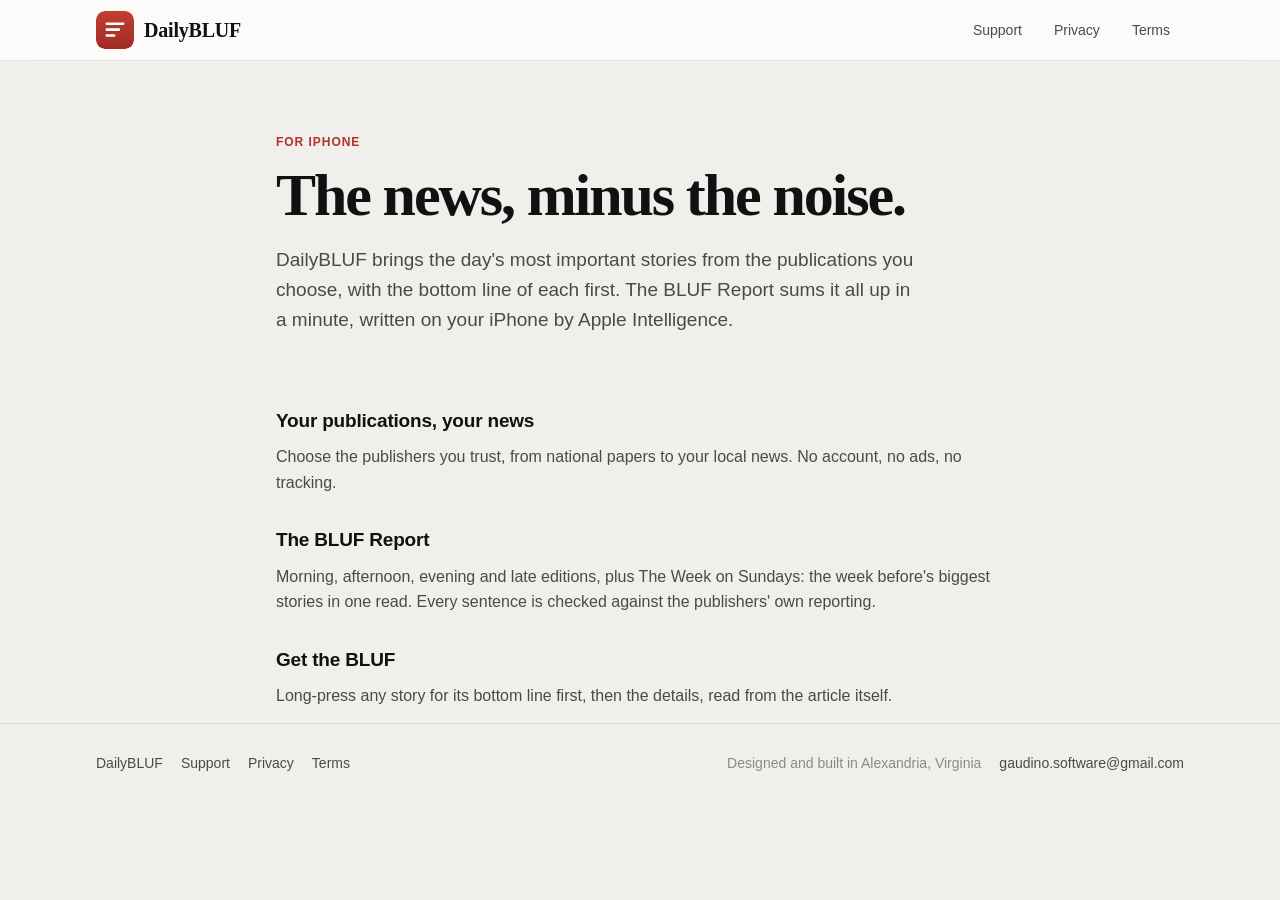
<file: index.html>
<!DOCTYPE html>
<html lang="en">
<head>
<meta charset="utf-8">
<meta name="viewport" content="width=device-width, initial-scale=1">
<title>DailyBLUF</title>
<meta name="description" content="DailyBLUF: the news, minus the noise.">
<link rel="icon" type="image/svg+xml" href="icon.svg">
<link rel="apple-touch-icon" href="icon.svg">
<link rel="stylesheet" href="style.css?v=2">
<script>if (new URLSearchParams(location.search).has("app")) document.documentElement.classList.add("in-app");</script>
</head>
<body>
<header class="topbar">
  <div class="inner">
    <a class="brand" href="./"><img class="mark" src="icon.svg" alt="">DailyBLUF</a>
    <nav>
      <a href="support.html">Support</a>
      <a href="privacy.html">Privacy</a>
      <a href="terms.html">Terms</a>
    </nav>
  </div>
</header>
<main class="wrap" style="max-width:760px">
  <div class="hero">
    <p class="eyebrow">For iPhone</p>
    <h1>The news, minus the noise.</h1>
    <p class="lede">DailyBLUF brings the day's most important stories from the publications you choose, with the bottom line of each first. The BLUF Report sums it all up in a minute, written on your iPhone by Apple Intelligence.</p>
  </div>
  <h3>Your publications, your news</h3>
  <p>Choose the publishers you trust, from national papers to your local news. No account, no ads, no tracking.</p>
  <h3>The BLUF Report</h3>
  <p>Morning, afternoon, evening and late editions, plus The Week on Sundays: the week before's biggest stories in one read. Every sentence is checked against the publishers' own reporting.</p>
  <h3>Get the BLUF</h3>
  <p>Long-press any story for its bottom line first, then the details, read from the article itself.</p>
</main>

<footer class="site">
  <div class="wrap">
    <a href="./">DailyBLUF</a>
    <a href="support.html">Support</a>
    <a href="privacy.html">Privacy</a>
    <a href="terms.html">Terms</a>
    <span class="made spacer">Designed and built in Alexandria, Virginia</span>
    <a href="mailto:gaudino.software@gmail.com">gaudino.software@gmail.com</a>
  </div>
</footer>
</body>
</html>
</file>
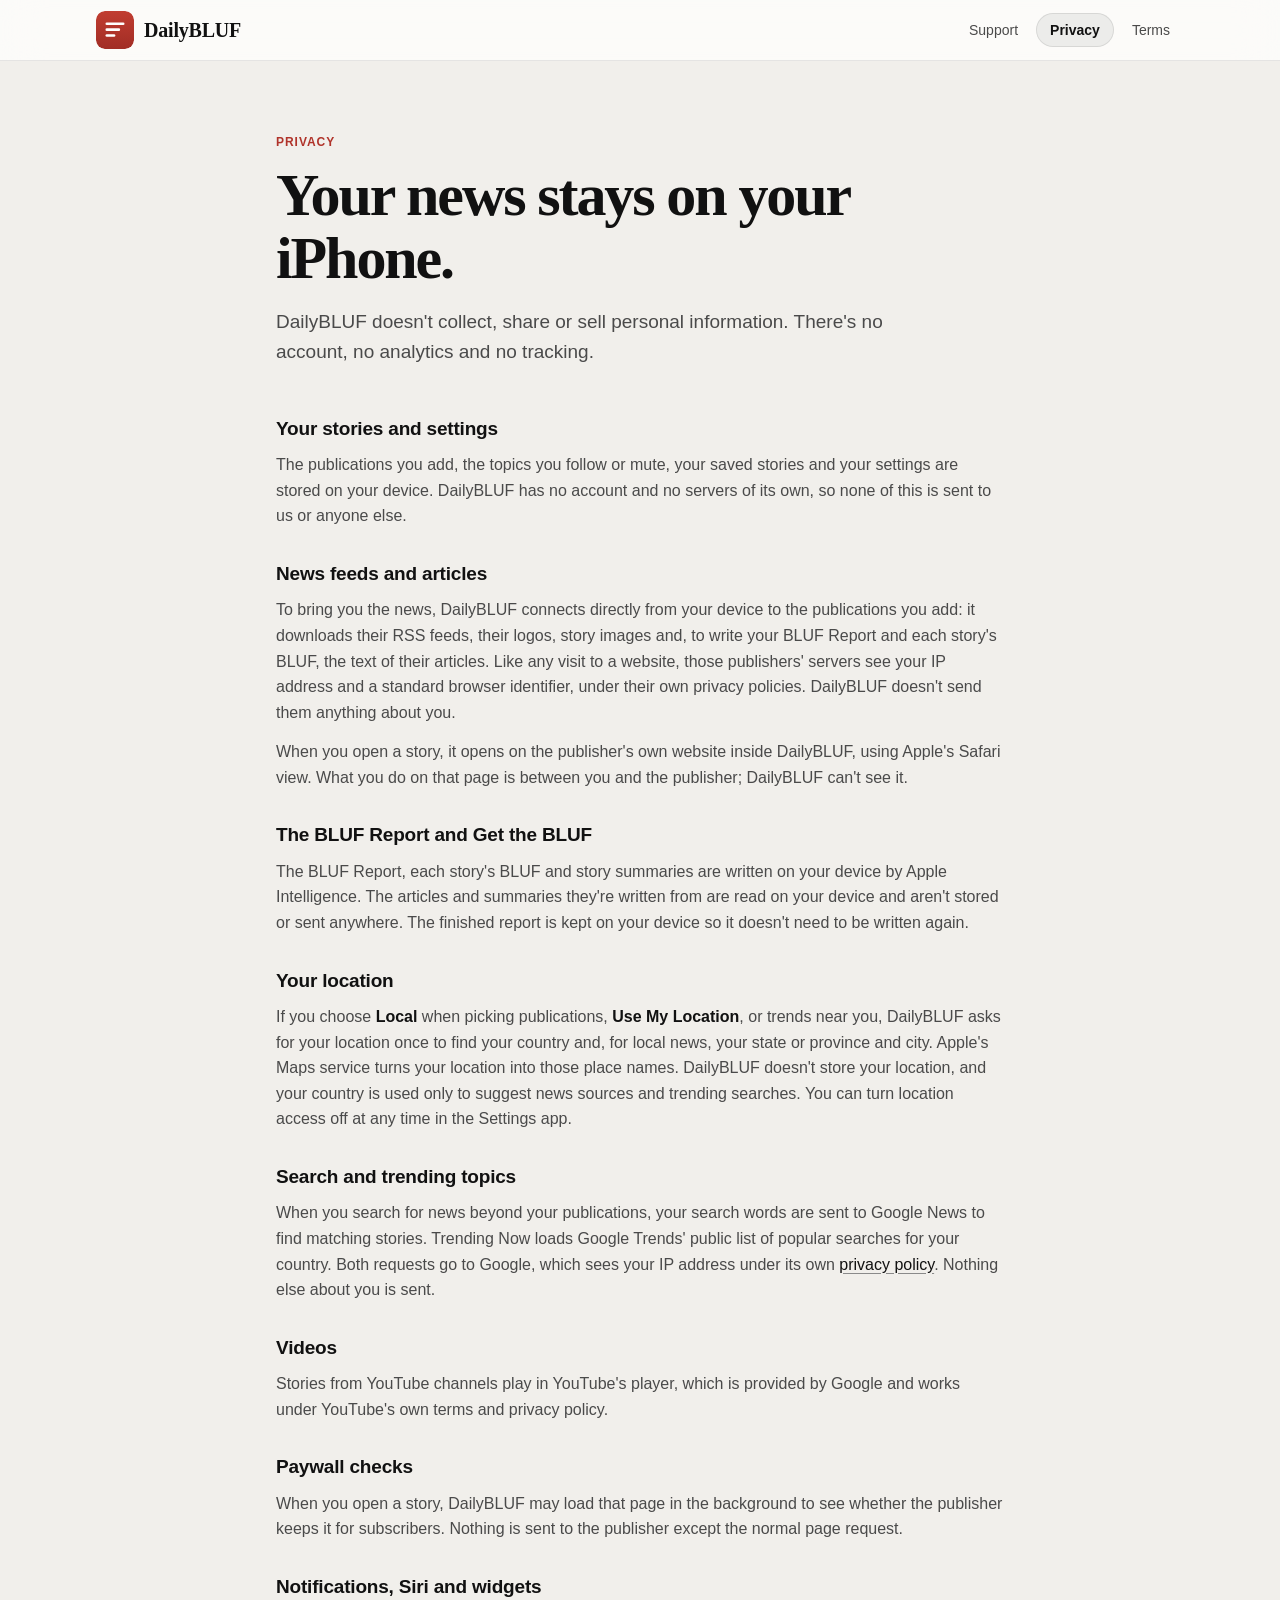
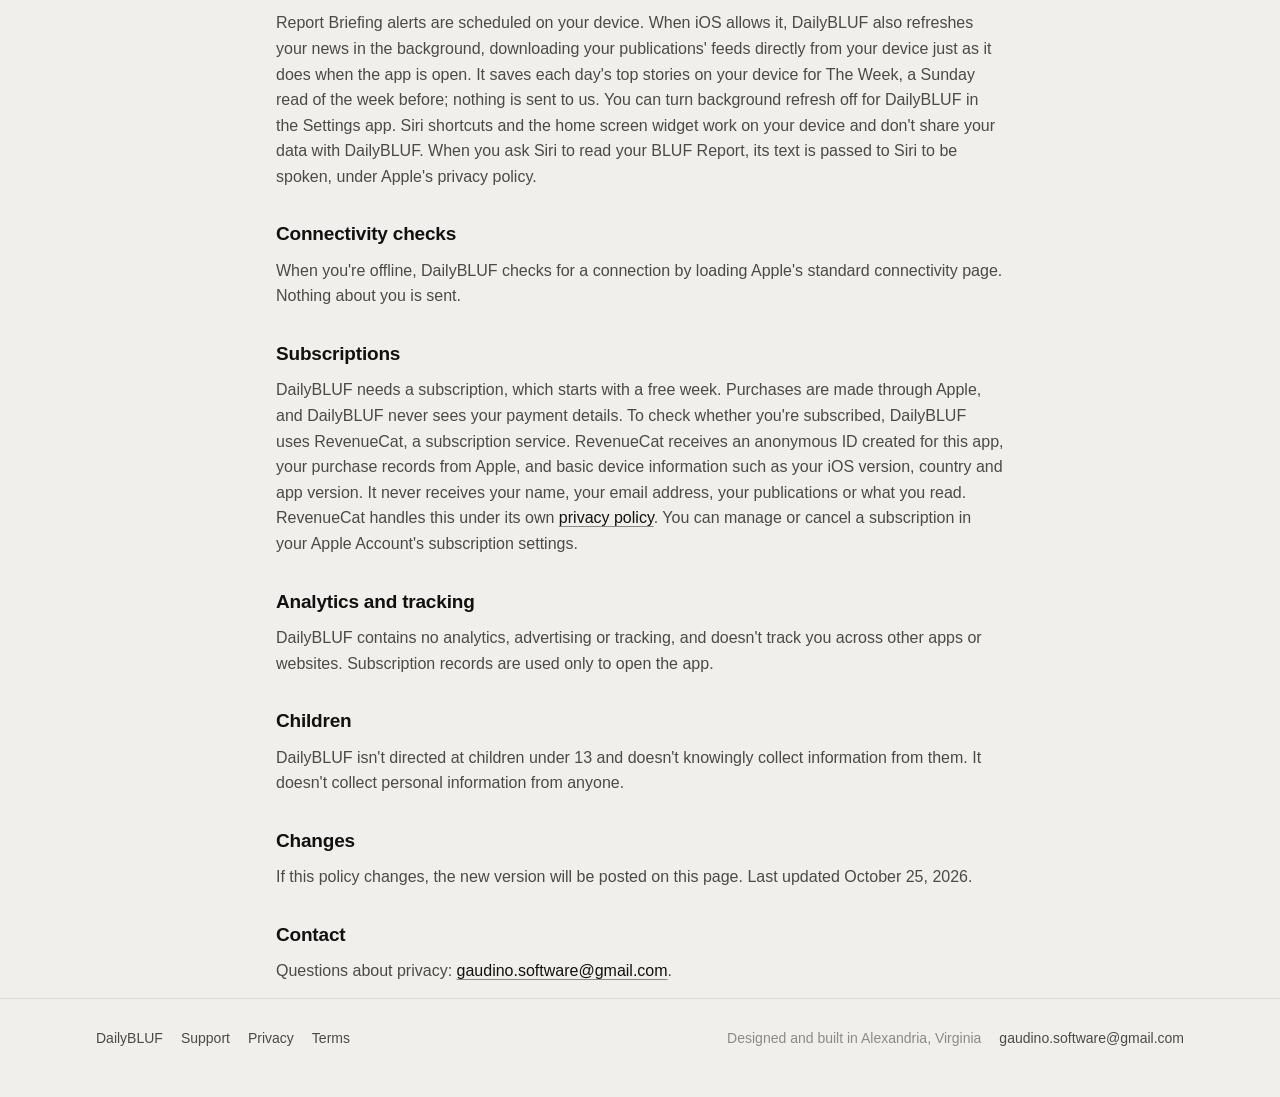
<file: privacy.html>
<!DOCTYPE html>
<html lang="en">
<head>
<meta charset="utf-8">
<meta name="viewport" content="width=device-width, initial-scale=1">
<title>DailyBLUF Privacy</title>
<meta name="description" content="DailyBLUF's privacy policy.">
<link rel="icon" type="image/svg+xml" href="icon.svg">
<link rel="apple-touch-icon" href="icon.svg">
<link rel="stylesheet" href="style.css?v=2">
<script>if (new URLSearchParams(location.search).has("app")) document.documentElement.classList.add("in-app");</script>
</head>
<body>
<header class="topbar">
  <div class="inner">
    <a class="brand" href="./"><img class="mark" src="icon.svg" alt="">DailyBLUF</a>
    <nav>
      <a href="support.html">Support</a>
      <a href="privacy.html" aria-current="page">Privacy</a>
      <a href="terms.html">Terms</a>
    </nav>
  </div>
</header>
<main class="wrap" style="max-width:760px">
  <div class="hero" style="padding-bottom:16px">
    <p class="eyebrow">Privacy</p>
    <h1>Your news stays on your iPhone.</h1>
    <p class="lede">DailyBLUF doesn't collect, share or sell personal information. There's no account, no analytics and no tracking.</p>
  </div>

  <h3>Your stories and settings</h3>
  <p>The publications you add, the topics you follow or mute, your saved stories and your settings are stored on your device. DailyBLUF has no account and no servers of its own, so none of this is sent to us or anyone else.</p>

  <h3>News feeds and articles</h3>
  <p>To bring you the news, DailyBLUF connects directly from your device to the publications you add: it downloads their RSS feeds, their logos, story images and, to write your BLUF Report and each story's BLUF, the text of their articles. Like any visit to a website, those publishers' servers see your IP address and a standard browser identifier, under their own privacy policies. DailyBLUF doesn't send them anything about you.</p>
  <p>When you open a story, it opens on the publisher's own website inside DailyBLUF, using Apple's Safari view. What you do on that page is between you and the publisher; DailyBLUF can't see it.</p>

  <h3>The BLUF Report and Get the BLUF</h3>
  <p>The BLUF Report, each story's BLUF and story summaries are written on your device by Apple Intelligence. The articles and summaries they're written from are read on your device and aren't stored or sent anywhere. The finished report is kept on your device so it doesn't need to be written again.</p>

  <h3>Your location</h3>
  <p>If you choose <strong>Local</strong> when picking publications, <strong>Use My Location</strong>, or trends near you, DailyBLUF asks for your location once to find your country and, for local news, your state or province and city. Apple's Maps service turns your location into those place names. DailyBLUF doesn't store your location, and your country is used only to suggest news sources and trending searches. You can turn location access off at any time in the Settings app.</p>

  <h3>Search and trending topics</h3>
  <p>When you search for news beyond your publications, your search words are sent to Google News to find matching stories. Trending Now loads Google Trends' public list of popular searches for your country. Both requests go to Google, which sees your IP address under its own <a href="https://policies.google.com/privacy">privacy policy</a>. Nothing else about you is sent.</p>

  <h3>Videos</h3>
  <p>Stories from YouTube channels play in YouTube's player, which is provided by Google and works under YouTube's own terms and privacy policy.</p>

  <h3>Paywall checks</h3>
  <p>When you open a story, DailyBLUF may load that page in the background to see whether the publisher keeps it for subscribers. Nothing is sent to the publisher except the normal page request.</p>

  <h3>Notifications, Siri and widgets</h3>
  <p>Report Briefing alerts are scheduled on your device. When iOS allows it, DailyBLUF also refreshes your news in the background, downloading your publications' feeds directly from your device just as it does when the app is open. It saves each day's top stories on your device for The Week, a Sunday read of the week before; nothing is sent to us. You can turn background refresh off for DailyBLUF in the Settings app. Siri shortcuts and the home screen widget work on your device and don't share your data with DailyBLUF. When you ask Siri to read your BLUF Report, its text is passed to Siri to be spoken, under Apple's privacy policy.</p>

  <h3>Connectivity checks</h3>
  <p>When you're offline, DailyBLUF checks for a connection by loading Apple's standard connectivity page. Nothing about you is sent.</p>

  <h3>Subscriptions</h3>
  <p>DailyBLUF needs a subscription, which starts with a free week. Purchases are made through Apple, and DailyBLUF never sees your payment details. To check whether you're subscribed, DailyBLUF uses RevenueCat, a subscription service. RevenueCat receives an anonymous ID created for this app, your purchase records from Apple, and basic device information such as your iOS version, country and app version. It never receives your name, your email address, your publications or what you read. RevenueCat handles this under its own <a href="https://www.revenuecat.com/privacy">privacy policy</a>. You can manage or cancel a subscription in your Apple Account's subscription settings.</p>

  <h3>Analytics and tracking</h3>
  <p>DailyBLUF contains no analytics, advertising or tracking, and doesn't track you across other apps or websites. Subscription records are used only to open the app.</p>

  <h3>Children</h3>
  <p>DailyBLUF isn't directed at children under 13 and doesn't knowingly collect information from them. It doesn't collect personal information from anyone.</p>

  <h3>Changes</h3>
  <p>If this policy changes, the new version will be posted on this page. Last updated October 25, 2026.</p>

  <h3>Contact</h3>
  <p>Questions about privacy: <a href="mailto:gaudino.software@gmail.com">gaudino.software@gmail.com</a>.</p>
</main>

<footer class="site">
  <div class="wrap">
    <a href="./">DailyBLUF</a>
    <a href="support.html">Support</a>
    <a href="privacy.html">Privacy</a>
    <a href="terms.html">Terms</a>
    <span class="made spacer">Designed and built in Alexandria, Virginia</span>
    <a href="mailto:gaudino.software@gmail.com">gaudino.software@gmail.com</a>
  </div>
</footer>
</body>
</html>
</file>
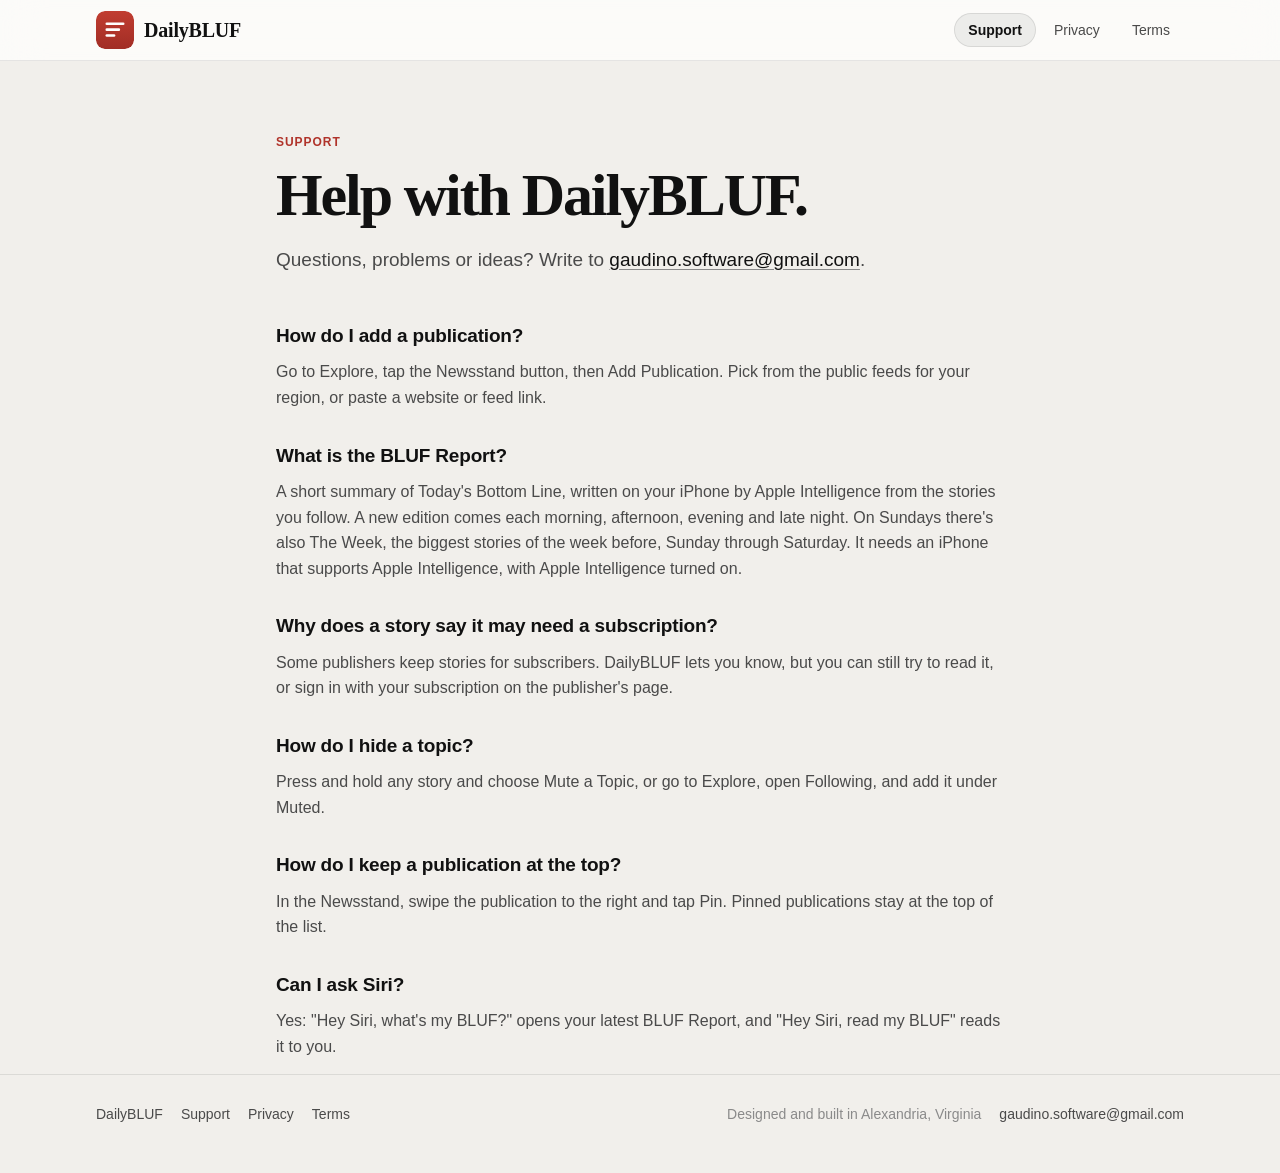
<file: support.html>
<!DOCTYPE html>
<html lang="en">
<head>
<meta charset="utf-8">
<meta name="viewport" content="width=device-width, initial-scale=1">
<title>DailyBLUF Support</title>
<meta name="description" content="Help with DailyBLUF.">
<link rel="icon" type="image/svg+xml" href="icon.svg">
<link rel="apple-touch-icon" href="icon.svg">
<link rel="stylesheet" href="style.css?v=2">
<script>if (new URLSearchParams(location.search).has("app")) document.documentElement.classList.add("in-app");</script>
</head>
<body>
<header class="topbar">
  <div class="inner">
    <a class="brand" href="./"><img class="mark" src="icon.svg" alt="">DailyBLUF</a>
    <nav>
      <a href="support.html" aria-current="page">Support</a>
      <a href="privacy.html">Privacy</a>
      <a href="terms.html">Terms</a>
    </nav>
  </div>
</header>
<main class="wrap" style="max-width:760px">
  <div class="hero" style="padding-bottom:16px">
    <p class="eyebrow">Support</p>
    <h1>Help with DailyBLUF.</h1>
    <p class="lede">Questions, problems or ideas? Write to <a href="mailto:gaudino.software@gmail.com">gaudino.software@gmail.com</a>.</p>
  </div>

  <h3>How do I add a publication?</h3>
  <p>Go to Explore, tap the Newsstand button, then Add Publication. Pick from the public feeds for your region, or paste a website or feed link.</p>

  <h3>What is the BLUF Report?</h3>
  <p>A short summary of Today's Bottom Line, written on your iPhone by Apple Intelligence from the stories you follow. A new edition comes each morning, afternoon, evening and late night. On Sundays there's also The Week, the biggest stories of the week before, Sunday through Saturday. It needs an iPhone that supports Apple Intelligence, with Apple Intelligence turned on.</p>

  <h3>Why does a story say it may need a subscription?</h3>
  <p>Some publishers keep stories for subscribers. DailyBLUF lets you know, but you can still try to read it, or sign in with your subscription on the publisher's page.</p>

  <h3>How do I hide a topic?</h3>
  <p>Press and hold any story and choose Mute a Topic, or go to Explore, open Following, and add it under Muted.</p>

  <h3>How do I keep a publication at the top?</h3>
  <p>In the Newsstand, swipe the publication to the right and tap Pin. Pinned publications stay at the top of the list.</p>

  <h3>Can I ask Siri?</h3>
  <p>Yes: "Hey Siri, what's my BLUF?" opens your latest BLUF Report, and "Hey Siri, read my BLUF" reads it to you.</p>
</main>

<footer class="site">
  <div class="wrap">
    <a href="./">DailyBLUF</a>
    <a href="support.html">Support</a>
    <a href="privacy.html">Privacy</a>
    <a href="terms.html">Terms</a>
    <span class="made spacer">Designed and built in Alexandria, Virginia</span>
    <a href="mailto:gaudino.software@gmail.com">gaudino.software@gmail.com</a>
  </div>
</footer>
</body>
</html>
</file>
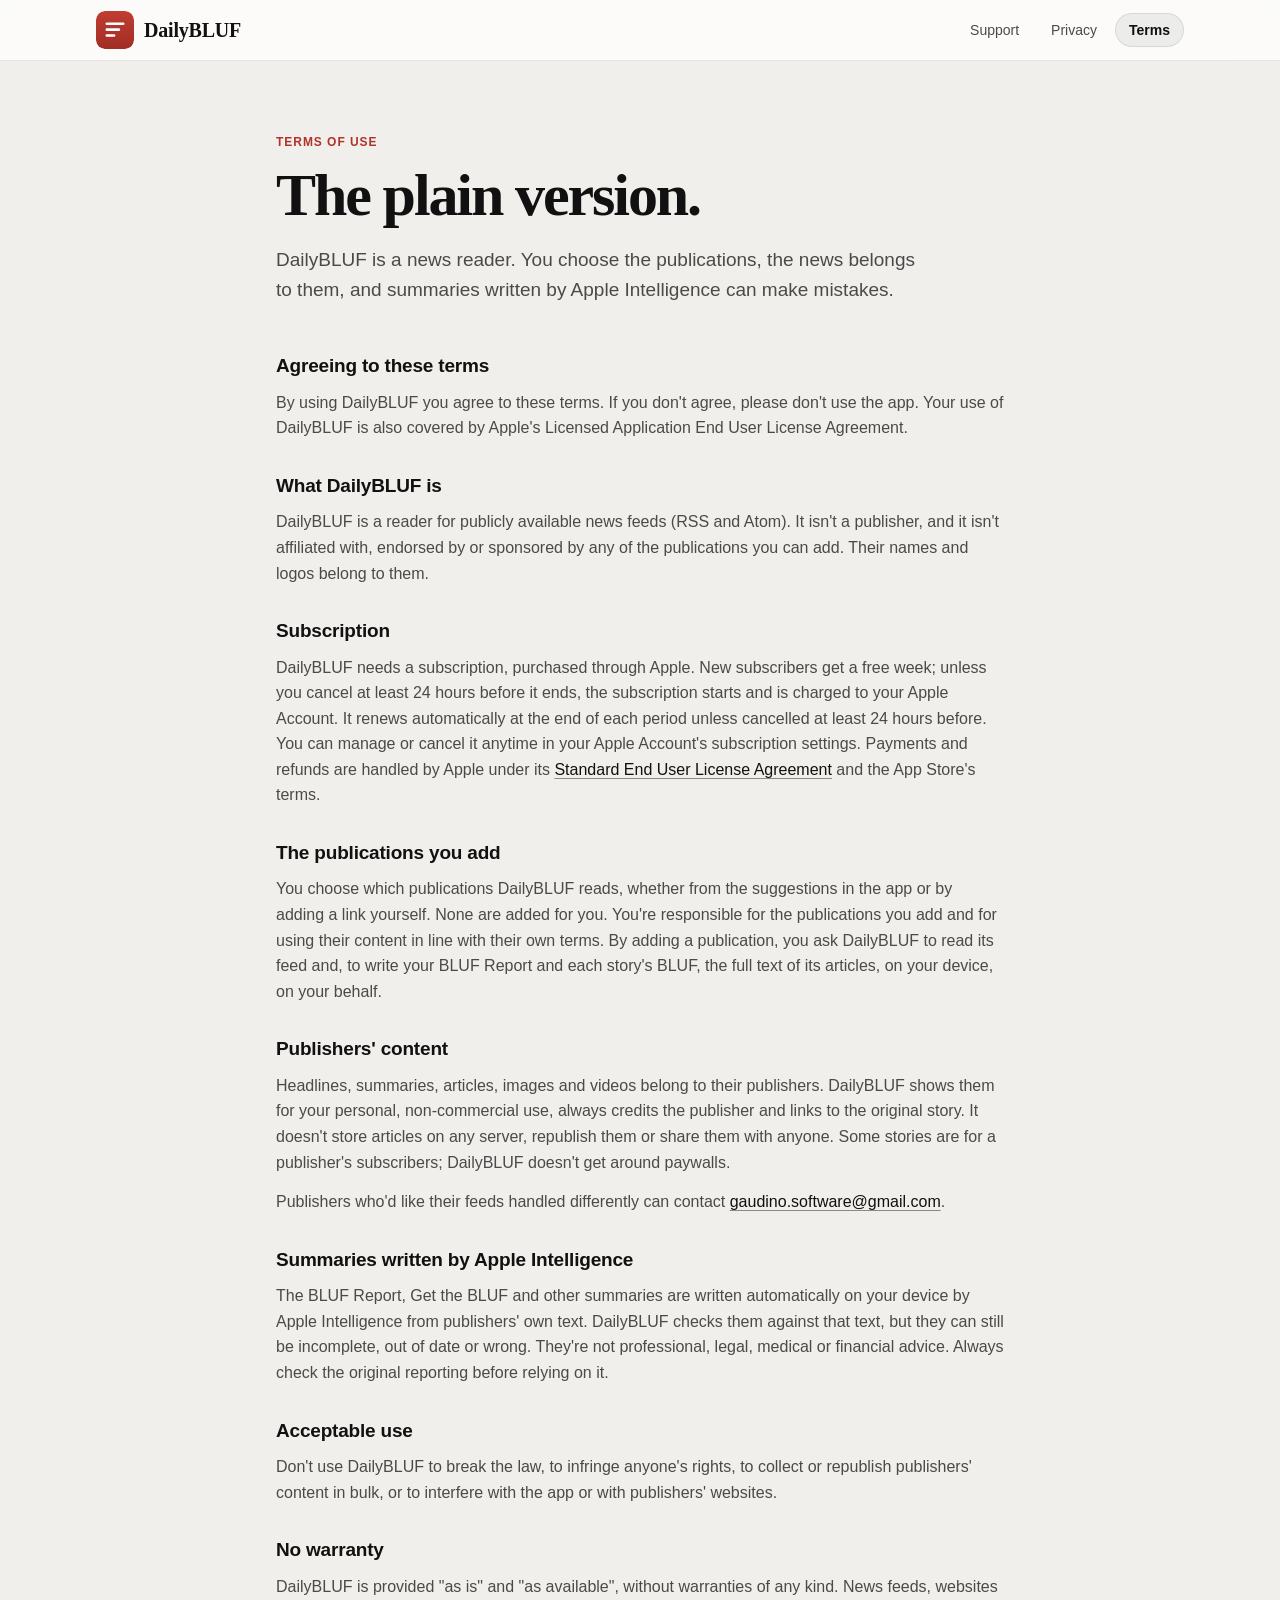
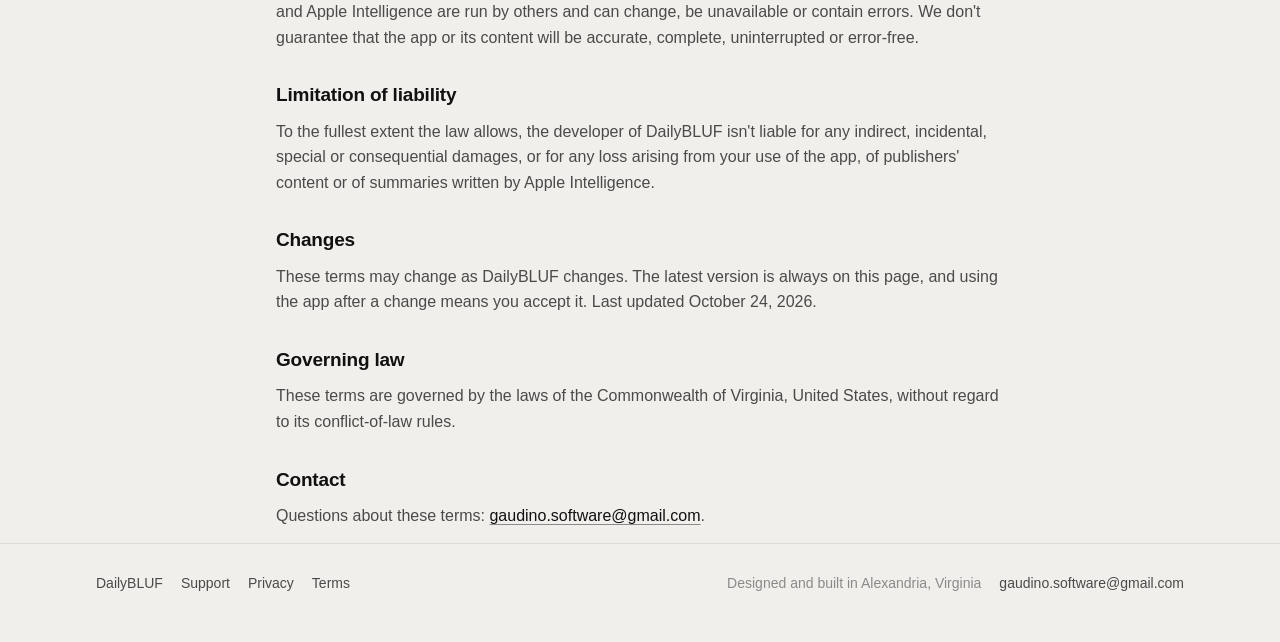
<file: terms.html>
<!DOCTYPE html>
<html lang="en">
<head>
<meta charset="utf-8">
<meta name="viewport" content="width=device-width, initial-scale=1">
<title>DailyBLUF Terms of Use</title>
<meta name="description" content="DailyBLUF's terms of use.">
<link rel="icon" type="image/svg+xml" href="icon.svg">
<link rel="apple-touch-icon" href="icon.svg">
<link rel="stylesheet" href="style.css?v=2">
<script>if (new URLSearchParams(location.search).has("app")) document.documentElement.classList.add("in-app");</script>
</head>
<body>
<header class="topbar">
  <div class="inner">
    <a class="brand" href="./"><img class="mark" src="icon.svg" alt="">DailyBLUF</a>
    <nav>
      <a href="support.html">Support</a>
      <a href="privacy.html">Privacy</a>
      <a href="terms.html" aria-current="page">Terms</a>
    </nav>
  </div>
</header>
<main class="wrap" style="max-width:760px">
  <div class="hero" style="padding-bottom:16px">
    <p class="eyebrow">Terms of Use</p>
    <h1>The plain version.</h1>
    <p class="lede">DailyBLUF is a news reader. You choose the publications, the news belongs to them, and summaries written by Apple Intelligence can make mistakes.</p>
  </div>

  <h3>Agreeing to these terms</h3>
  <p>By using DailyBLUF you agree to these terms. If you don't agree, please don't use the app. Your use of DailyBLUF is also covered by Apple's Licensed Application End User License Agreement.</p>

  <h3>What DailyBLUF is</h3>
  <p>DailyBLUF is a reader for publicly available news feeds (RSS and Atom). It isn't a publisher, and it isn't affiliated with, endorsed by or sponsored by any of the publications you can add. Their names and logos belong to them.</p>

  <h3>Subscription</h3>
  <p>DailyBLUF needs a subscription, purchased through Apple. New subscribers get a free week; unless you cancel at least 24 hours before it ends, the subscription starts and is charged to your Apple Account. It renews automatically at the end of each period unless cancelled at least 24 hours before. You can manage or cancel it anytime in your Apple Account's subscription settings. Payments and refunds are handled by Apple under its <a href="https://www.apple.com/legal/internet-services/itunes/dev/stdeula/">Standard End User License Agreement</a> and the App Store's terms.</p>

  <h3>The publications you add</h3>
  <p>You choose which publications DailyBLUF reads, whether from the suggestions in the app or by adding a link yourself. None are added for you. You're responsible for the publications you add and for using their content in line with their own terms. By adding a publication, you ask DailyBLUF to read its feed and, to write your BLUF Report and each story's BLUF, the full text of its articles, on your device, on your behalf.</p>

  <h3>Publishers' content</h3>
  <p>Headlines, summaries, articles, images and videos belong to their publishers. DailyBLUF shows them for your personal, non-commercial use, always credits the publisher and links to the original story. It doesn't store articles on any server, republish them or share them with anyone. Some stories are for a publisher's subscribers; DailyBLUF doesn't get around paywalls.</p>
  <p>Publishers who'd like their feeds handled differently can contact <a href="mailto:gaudino.software@gmail.com">gaudino.software@gmail.com</a>.</p>

  <h3>Summaries written by Apple Intelligence</h3>
  <p>The BLUF Report, Get the BLUF and other summaries are written automatically on your device by Apple Intelligence from publishers' own text. DailyBLUF checks them against that text, but they can still be incomplete, out of date or wrong. They're not professional, legal, medical or financial advice. Always check the original reporting before relying on it.</p>

  <h3>Acceptable use</h3>
  <p>Don't use DailyBLUF to break the law, to infringe anyone's rights, to collect or republish publishers' content in bulk, or to interfere with the app or with publishers' websites.</p>

  <h3>No warranty</h3>
  <p>DailyBLUF is provided "as is" and "as available", without warranties of any kind. News feeds, websites and Apple Intelligence are run by others and can change, be unavailable or contain errors. We don't guarantee that the app or its content will be accurate, complete, uninterrupted or error-free.</p>

  <h3>Limitation of liability</h3>
  <p>To the fullest extent the law allows, the developer of DailyBLUF isn't liable for any indirect, incidental, special or consequential damages, or for any loss arising from your use of the app, of publishers' content or of summaries written by Apple Intelligence.</p>

  <h3>Changes</h3>
  <p>These terms may change as DailyBLUF changes. The latest version is always on this page, and using the app after a change means you accept it. Last updated October 24, 2026.</p>

  <h3>Governing law</h3>
  <p>These terms are governed by the laws of the Commonwealth of Virginia, United States, without regard to its conflict-of-law rules.</p>

  <h3>Contact</h3>
  <p>Questions about these terms: <a href="mailto:gaudino.software@gmail.com">gaudino.software@gmail.com</a>.</p>
</main>

<footer class="site">
  <div class="wrap">
    <a href="./">DailyBLUF</a>
    <a href="support.html">Support</a>
    <a href="privacy.html">Privacy</a>
    <a href="terms.html">Terms</a>
    <span class="made spacer">Designed and built in Alexandria, Virginia</span>
    <a href="mailto:gaudino.software@gmail.com">gaudino.software@gmail.com</a>
  </div>
</footer>
</body>
</html>
</file>
<file: style.css>
/* DailyBLUF website — paper and red, light and dark. Based on the PreviewStage site. */

:root {
  --bg: #f5f5f4;
  --surface: #ffffff;
  --surface-2: #ececea;
  --ink: #111111;
  --ink-2: #4a4a4a;
  --ink-3: #8a8a8a;
  --line: rgba(0, 0, 0, 0.09);
  --glass: rgba(255, 255, 255, 0.72);
  --shadow: 0 1px 2px rgba(0,0,0,.04), 0 12px 32px rgba(0,0,0,.08);
  --accent: #111111;
  --on-accent: #ffffff;
  --radius: 18px;
}
@media (prefers-color-scheme: dark) {
  :root {
    --bg: #0e0e0f;
    --surface: #18181a;
    --surface-2: #232326;
    --ink: #f4f4f4;
    --ink-2: #b9b9bb;
    --ink-3: #7c7c80;
    --line: rgba(255, 255, 255, 0.1);
    --glass: rgba(40, 40, 44, 0.72);
    --shadow: 0 1px 2px rgba(0,0,0,.3), 0 12px 32px rgba(0,0,0,.45);
    --accent: #f4f4f4;
    --on-accent: #111111;
  }
}

* { box-sizing: border-box; }
html { scroll-behavior: smooth; scroll-padding-top: 84px; }
body {
  margin: 0;
  background: var(--bg);
  color: var(--ink);
  font: 16px/1.6 -apple-system, BlinkMacSystemFont, "SF Pro Text", "Helvetica Neue", Arial, sans-serif;
  -webkit-font-smoothing: antialiased;
}
a { color: var(--ink); text-decoration-color: var(--ink-3); text-underline-offset: 3px; }
a:hover { text-decoration-color: var(--ink); }
img { max-width: 100%; }

/* Top bar */
.topbar {
  position: sticky; top: 0; z-index: 10;
  backdrop-filter: saturate(180%) blur(20px);
  -webkit-backdrop-filter: saturate(180%) blur(20px);
  background: var(--glass);
  border-bottom: 1px solid var(--line);
}
.topbar .inner {
  max-width: 1120px; margin: 0 auto; padding: 0 16px;
  height: 60px; display: flex; align-items: center; gap: 24px;
}
.brand { display: flex; align-items: center; gap: 10px; font-weight: 700; text-decoration: none; letter-spacing: -.01em; }
.brand .mark { width: 38px; height: 38px; }
.topbar nav { margin-left: auto; display: flex; gap: 4px; font-size: 14px; }
.topbar nav a {
  text-decoration: none; color: var(--ink-2); padding: 6px 14px; border-radius: 999px;
  transition: background-color .2s ease, color .2s ease;
}
.topbar nav a:hover { color: var(--ink); background: color-mix(in srgb, var(--surface-2) 60%, transparent); }
/* The page you're on sits in a pill. */
.topbar nav a[aria-current] { color: var(--ink); font-weight: 600; background: var(--surface-2); box-shadow: inset 0 0 0 1px var(--line); }

/* Layout */
.wrap { max-width: 1120px; margin: 0 auto; padding: 0 16px; }
.hero { padding: 72px 0 40px; }
.eyebrow { font-size: 12px; font-weight: 600; letter-spacing: .08em; text-transform: uppercase; color: var(--ink-3); margin: 0 0 12px; }
h1 { font-size: clamp(36px, 6vw, 60px); line-height: 1.04; letter-spacing: -.035em; margin: 0 0 18px; }
.lede { font-size: 19px; color: var(--ink-2); max-width: 640px; margin: 0; }
h2 { font-size: clamp(26px, 3.4vw, 34px); letter-spacing: -.025em; line-height: 1.15; margin: 0 0 14px; }
h3 { font-size: 19px; letter-spacing: -.01em; margin: 30px 0 8px; }
h4 { font-size: 15px; margin: 20px 0 6px; }
p { margin: 0 0 14px; color: var(--ink-2); }
strong { color: var(--ink); }
ul, ol { padding-left: 22px; color: var(--ink-2); margin: 0 0 14px; }
li { margin: 4px 0; }
kbd {
  font: 12px/1 -apple-system, BlinkMacSystemFont, sans-serif;
  display: inline-block; padding: 4px 7px; border-radius: 6px;
  background: var(--surface); border: 1px solid var(--line); box-shadow: 0 1px 0 var(--line);
  color: var(--ink); white-space: nowrap;
}
.ui { font-weight: 600; color: var(--ink); }

.button {
  display: inline-flex; align-items: center; gap: 8px; height: 44px; padding: 0 22px;
  border-radius: 999px; background: var(--accent); color: var(--on-accent);
  font-weight: 600; text-decoration: none; font-size: 15px;
}
.button.secondary { background: var(--surface-2); color: var(--ink); }
.actions { display: flex; gap: 12px; flex-wrap: wrap; margin-top: 28px; }

/* Cards */
.grid { display: grid; gap: 16px; grid-template-columns: repeat(auto-fit, minmax(240px, 1fr)); }
.card {
  background: var(--surface); border: 1px solid var(--line); border-radius: var(--radius);
  padding: 22px; box-shadow: var(--shadow);
}
.card h3 { margin-top: 0; }
.card p:last-child { margin-bottom: 0; }
.card .icon { font-size: 22px; margin-bottom: 10px; }
.card .icon svg { width: 28px; height: 28px; display: block; }

section.block { padding: 56px 0; border-top: 1px solid var(--line); }

/* Guide layout with table of contents */
.guide { display: grid; grid-template-columns: 220px minmax(0, 1fr); gap: 56px; padding: 40px 0 80px; }
.guide > * { min-width: 0; }
.mock .titlebar { overflow: hidden; }
.toc { position: sticky; top: 84px; align-self: start; font-size: 14px; padding-bottom: 12px; z-index: 20; }
/* Only the chapter list scrolls, so search results can spread over the page. */
.toc > ol { max-height: calc(100vh - 190px); overflow: auto; }
.toc p { font-size: 11px; font-weight: 600; letter-spacing: .08em; text-transform: uppercase; color: var(--ink-3); margin: 0 0 10px 10px; }
.toc ol { list-style: none; padding: 0; margin: 0; counter-reset: chapter; }
.toc > ol > li { counter-increment: chapter; margin: 1px 0; }
.toc > ol > li > a {
  display: flex; align-items: baseline; gap: 10px; padding: 6px 10px; border-radius: 10px;
  text-decoration: none; color: var(--ink); font-weight: 500;
  transition: background-color .15s ease;
}
.toc > ol > li > a::before {
  content: counter(chapter); min-width: 16px; font-size: 12px; font-weight: 600;
  color: var(--ink-3); font-variant-numeric: tabular-nums;
}
.toc > ol > li > a:hover { background: color-mix(in srgb, var(--surface-2) 70%, transparent); }
.toc > ol > li > a.active { background: var(--surface-2); font-weight: 600; box-shadow: inset 0 0 0 1px var(--line); }
.toc > ol > li > a.active::before { color: var(--ink); }
/* Sub-sections hang off a thin line under their chapter. */
.toc ol ol { margin: 2px 0 6px 21px; padding-left: 12px; border-left: 1.5px solid var(--line); }
.toc ol ol li { position: relative; }
.toc ol ol a {
  display: block; padding: 4px 8px; border-radius: 8px; font-size: 13px;
  text-decoration: none; color: var(--ink-2);
}
.toc ol ol a:hover { color: var(--ink); background: color-mix(in srgb, var(--surface-2) 60%, transparent); }
.toc ol ol a.active { color: var(--ink); font-weight: 600; }
.toc ol ol a.active::before {
  content: ""; position: absolute; left: -13.5px; top: 6px; bottom: 6px; width: 2px;
  border-radius: 2px; background: var(--ink);
}
.chapter { padding: 8px 0 40px; border-bottom: 1px solid var(--line); margin-bottom: 40px; }
.chapter:last-child { border-bottom: 0; }
.num { font-size: 12px; font-weight: 600; letter-spacing: .08em; color: var(--ink-3); text-transform: uppercase; display: block; margin-bottom: 6px; }

@media (max-width: 860px) {
  .guide { grid-template-columns: minmax(0, 1fr); gap: 24px; }
  .toc { position: static; max-height: none; background: var(--surface); border: 1px solid var(--line); border-radius: var(--radius); padding: 16px; }
  .toc > ol { max-height: none; }
  .topbar nav { gap: 2px; }
  .topbar nav a { padding: 6px 10px; }
}

/* Definition rows: a control and what it does */
.defs { display: grid; grid-template-columns: minmax(120px, 190px) 1fr; border: 1px solid var(--line); border-radius: 14px; overflow: hidden; background: var(--surface); margin: 12px 0 18px; }
.defs > div { padding: 11px 16px; border-top: 1px solid var(--line); font-size: 15px; }
.defs > div:nth-child(-n+2) { border-top: 0; }
.defs > div:nth-child(odd) { font-weight: 600; color: var(--ink); background: color-mix(in srgb, var(--surface-2) 45%, transparent); }
.defs > div:nth-child(even) { color: var(--ink-2); }
@media (max-width: 560px) {
  .defs { grid-template-columns: 1fr; }
  .defs > div:nth-child(odd) { border-top: 1px solid var(--line); }
  .defs > div:nth-child(even) { border-top: 0; padding-top: 0; }
  .defs > div:first-child { border-top: 0; }
}

.note {
  border-left: 3px solid var(--ink); background: var(--surface); border-radius: 0 12px 12px 0;
  padding: 12px 16px; margin: 16px 0; font-size: 15px; color: var(--ink-2);
}
.note strong { display: block; margin-bottom: 2px; }

table.keys { width: 100%; border-collapse: collapse; background: var(--surface); border: 1px solid var(--line); border-radius: 14px; overflow: hidden; margin: 12px 0 20px; font-size: 15px; }
table.keys th { text-align: left; font-size: 12px; letter-spacing: .06em; text-transform: uppercase; color: var(--ink-3); padding: 10px 16px; background: var(--surface-2); }
table.keys td { padding: 10px 16px; border-top: 1px solid var(--line); color: var(--ink-2); }
table.keys td:last-child { text-align: right; }

details { background: var(--surface); border: 1px solid var(--line); border-radius: 14px; padding: 14px 18px; margin: 10px 0; }
details summary { cursor: pointer; font-weight: 600; list-style: none; }
details summary::-webkit-details-marker { display: none; }
details summary::after { content: "+"; float: right; color: var(--ink-3); font-weight: 400; }
details[open] summary::after { content: "–"; }
details p { margin: 10px 0 0; }

footer.site { border-top: 1px solid var(--line); padding: 28px 0 48px; font-size: 14px; color: var(--ink-3); }
footer.site .wrap { display: flex; gap: 18px; flex-wrap: wrap; align-items: center; }
footer.site a { color: var(--ink-2); text-decoration: none; }
footer.site .spacer { margin-left: auto; }

/* ---------- Mock UI illustrations ---------- */
.figure { margin: 20px 0 26px; }
.figure figcaption { font-size: 13px; color: var(--ink-3); margin-top: 10px; text-align: center; }
.mock {
  --m-bg: #e7e7e5; --m-panel: #f6f6f5; --m-card: #ffffff; --m-ink: #1a1a1a; --m-dim: #9a9a9a; --m-line: rgba(0,0,0,.08);
  background: var(--m-bg); border-radius: 16px; border: 1px solid var(--line); box-shadow: var(--shadow);
  overflow: hidden; color: var(--m-ink); font-size: 11px; line-height: 1.3;
}
@media (prefers-color-scheme: dark) {
  .mock { --m-bg: #1e1e20; --m-panel: #2a2a2d; --m-card: #333336; --m-ink: #eeeeee; --m-dim: #8d8d92; --m-line: rgba(255,255,255,.08); }
}
.mock .titlebar { display: flex; align-items: center; gap: 10px; padding: 9px 12px; background: var(--m-panel); border-bottom: 1px solid var(--m-line); }
.dots { display: flex; gap: 6px; }
.dots i { width: 10px; height: 10px; border-radius: 50%; background: #ff5f57; display: block; }
.dots i:nth-child(2) { background: #febc2e; } .dots i:nth-child(3) { background: #28c840; }
.pill { display: inline-flex; align-items: center; gap: 8px; padding: 5px 10px; border-radius: 999px; background: var(--m-card); border: 1px solid var(--m-line); white-space: nowrap; }
.pill.dark { background: var(--m-ink); color: var(--m-panel); border-color: transparent; }
.mock .body { display: grid; grid-template-columns: 26% 1fr 28%; min-height: 330px; }
.mock .side { background: var(--m-panel); padding: 10px; border-right: 1px solid var(--m-line); display: flex; flex-direction: column; gap: 7px; min-width: 0; }
.mock .insp { background: var(--m-panel); padding: 10px; border-left: 1px solid var(--m-line); display: flex; flex-direction: column; gap: 7px; min-width: 0; }
.mock .canvas { position: relative; display: flex; align-items: center; justify-content: center; gap: 12px; padding: 18px; }
.tabs { display: flex; justify-content: space-between; background: var(--m-card); border-radius: 999px; padding: 3px; border: 1px solid var(--m-line); }
.tabs span { flex: 1; text-align: center; padding: 3px 0; border-radius: 999px; color: var(--m-dim); }
.tabs span.on { background: var(--m-bg); color: var(--m-ink); font-weight: 600; }
.row { display: flex; align-items: center; gap: 7px; padding: 6px; border-radius: 8px; }
.row.sel { background: var(--m-bg); }
.thumb { width: 18px; height: 30px; border-radius: 3px; background: var(--m-card); border: 1px solid var(--m-line); flex: none; }
.sq { width: 20px; height: 20px; border-radius: 6px; background: var(--m-bg); flex: none; }
.bar { height: 6px; border-radius: 3px; background: var(--m-line); }
.lbl { font-weight: 700; font-size: 10px; letter-spacing: .02em; }
.dim { color: var(--m-dim); }
.screen { width: 92px; height: 190px; background: var(--m-card); border-radius: 6px; box-shadow: 0 6px 16px rgba(0,0,0,.12); padding: 10px 8px; display: flex; flex-direction: column; align-items: center; gap: 6px; }
.screen .h { width: 70%; height: 7px; border-radius: 3px; background: var(--m-ink); }
.screen .phone { flex: 1; width: 62px; border: 3px solid var(--m-ink); border-radius: 12px; background: var(--m-bg); }
.ctrls { position: absolute; bottom: 10px; left: 50%; transform: translateX(-50%); display: flex; gap: 6px; }
.callout {
  position: absolute; width: 20px; height: 20px; border-radius: 50%; background: var(--accent); color: var(--on-accent);
  font: 700 11px/20px -apple-system, sans-serif; text-align: center; box-shadow: 0 0 0 3px var(--bg);
}
.legend { display: grid; grid-template-columns: repeat(auto-fit, minmax(210px, 1fr)); gap: 10px 20px; margin-top: 14px; font-size: 14px; }
.legend div { display: flex; gap: 10px; align-items: baseline; color: var(--ink-2); }
.legend b { flex: none; width: 20px; height: 20px; border-radius: 50%; background: var(--accent); color: var(--on-accent); font-size: 11px; text-align: center; line-height: 20px; }
.seg { display: flex; background: var(--m-bg); border-radius: 999px; padding: 2px; }
.seg span { flex: 1; text-align: center; padding: 3px 0; border-radius: 999px; color: var(--m-dim); }
.seg span.on { background: var(--m-ink); color: var(--m-panel); font-weight: 600; }
.kv { display: grid; grid-template-columns: 64px 1fr; align-items: center; gap: 6px; }
.small-mock { max-width: 420px; margin-left: auto; margin-right: auto; }
@media (max-width: 640px) {
  .mock .body { grid-template-columns: 1fr; }
  .mock .side, .mock .insp { border: 0; border-top: 1px solid var(--m-line); }
  .mock .canvas { order: -1; min-height: 240px; }
}
/* On phones the mock's panels stack, so numbered markers would point at the wrong places. */
@media (max-width: 640px) {
  .callout, .legend b { display: none; }
}

/* ---------- Real app screenshots ---------- */
.shot {
  display: block; width: 100%; height: auto;
  border-radius: 14px; border: 1px solid var(--line);
  box-shadow: 0 2px 6px rgba(0,0,0,.06), 0 24px 60px rgba(0,0,0,.14);
  background: #fafafa;
}
.shot.window { border-radius: 12px; }
.annotated { position: relative; }
.annotated .zone {
  position: absolute; border: 2px solid var(--accent); border-radius: 12px;
  background: color-mix(in srgb, var(--accent) 6%, transparent);
  pointer-events: none;
}
.annotated .callout { box-shadow: 0 0 0 3px var(--bg), 0 4px 12px rgba(0,0,0,.25); width: 26px; height: 26px; line-height: 26px; font-size: 13px; }
.split { display: grid; grid-template-columns: minmax(200px, 290px) minmax(0, 1fr); gap: 32px; align-items: start; margin: 18px 0 28px; }
.split.reverse { grid-template-columns: minmax(0, 1fr) minmax(200px, 290px); }
.split.reverse > .media { order: 2; }
.split .media { position: sticky; top: 84px; }
.split .text h3:first-child { margin-top: 0; }
@media (max-width: 760px) {
  .split, .split.reverse { grid-template-columns: 1fr; }
  .split .media, .split.reverse > .media { position: static; order: 0; max-width: 320px; margin: 0 auto; }
}
.names { display: grid; grid-template-columns: repeat(3, 1fr); gap: 14px; margin: 18px 0 8px; }
.names .card { padding: 18px; }
.names .card h3 { margin: 4px 0 6px; font-size: 18px; }
.names .tag { font-size: 11px; font-weight: 600; letter-spacing: .08em; text-transform: uppercase; color: var(--ink-3); }
@media (max-width: 640px) { .names { grid-template-columns: 1fr; } }
/* Room below the main screenshot before the next section's line. */
.hero-shot { margin: 8px 0 64px; }
.split .defs { grid-template-columns: minmax(96px, 132px) 1fr; }
@media (max-width: 560px) { .split .defs { grid-template-columns: 1fr; } }

/* ---------- Guide search ---------- */
.search { position: relative; margin: 0 0 18px; }
.search input {
  width: 100%; box-sizing: border-box; height: 38px; padding: 0 34px 0 34px;
  font: inherit; font-size: 14px; color: var(--ink);
  background: var(--surface) no-repeat 11px 50% / 15px 15px;
  background-image: url("data:image/svg+xml,%3Csvg xmlns='http://www.w3.org/2000/svg' viewBox='0 0 24 24' fill='none' stroke='%238a8a8a' stroke-width='2.4' stroke-linecap='round'%3E%3Ccircle cx='10.5' cy='10.5' r='6.5'/%3E%3Cpath d='M15.5 15.5 21 21'/%3E%3C/svg%3E");
  border: 1px solid var(--line); border-radius: 999px; outline: none;
  -webkit-appearance: none; appearance: none;
}
.search input::-webkit-search-cancel-button { -webkit-appearance: none; }
.search input:focus { border-color: var(--ink-3); box-shadow: 0 0 0 4px color-mix(in srgb, var(--ink) 8%, transparent); }
.search .search-key { position: absolute; right: 10px; top: 50%; transform: translateY(-50%); font-size: 11px; padding: 1px 6px; pointer-events: none; }
.search input:focus ~ .search-key, .search input:not(:placeholder-shown) ~ .search-key { display: none; }
.search-results {
  position: absolute; z-index: 30; top: 44px; left: 0; width: min(440px, calc(100vw - 32px));
  max-height: min(70vh, 520px); overflow: auto; padding: 6px;
  background: var(--surface); border: 1px solid var(--line); border-radius: 16px;
  box-shadow: 0 2px 6px rgba(0,0,0,.06), 0 24px 60px rgba(0,0,0,.18);
}
.search-hit { display: block; padding: 9px 12px; border-radius: 11px; text-decoration: none; color: var(--ink-2); }
.search-hit.active, .search-hit:hover { background: var(--surface-2); }
.search-hit .hit-chapter { display: block; font-size: 11px; font-weight: 600; letter-spacing: .06em; text-transform: uppercase; color: var(--ink-3); }
.search-hit .hit-title { display: block; font-weight: 600; color: var(--ink); font-size: 14px; margin: 1px 0; }
.search-hit .hit-text { display: block; font-size: 13px; line-height: 1.45; }
.search-hit mark { background: color-mix(in srgb, var(--ink) 14%, transparent); color: var(--ink); border-radius: 3px; padding: 0 1px; }
.search-empty { padding: 12px; font-size: 13px; color: var(--ink-3); }
/* A found result glows briefly. */
.found { animation: found 2.2s ease-out; border-radius: 8px; }
@keyframes found { 0%, 35% { background: color-mix(in srgb, var(--ink) 12%, transparent); } 100% { background: transparent; } }

/* "Designed and built in Alexandria, Virginia", on the right, before the email. */
footer.site .made { color: var(--ink-3); }

/* DailyBLUF: warm paper, newspaper serif, the app's red. */
:root {
  --bg: #f1efeb;
  --surface: #fbfaf8;
  --red: #b0332a;
}
@media (prefers-color-scheme: dark) {
  :root { --bg: #0a0a0b; --surface: #18181a; --red: #ec6b5d; }
}
.brand { font-family: "New York", "Iowan Old Style", Georgia, serif; font-weight: 900; font-size: 20px; }
.brand .mark { border-radius: 9px; }
.eyebrow { color: var(--red); }
.wrap h1 { font-family: "New York", "Iowan Old Style", Georgia, serif; }

/* Opened inside the DailyBLUF app: the app supplies its own navigation. */
.in-app .topbar, .in-app footer.site { display: none; }
.in-app .hero { padding-top: 24px; }
/* Inside the app the page reads like one of its screens: up and down only. */
html.in-app, .in-app body { overflow-x: hidden; touch-action: pan-y; overscroll-behavior-x: none; }
</file>
